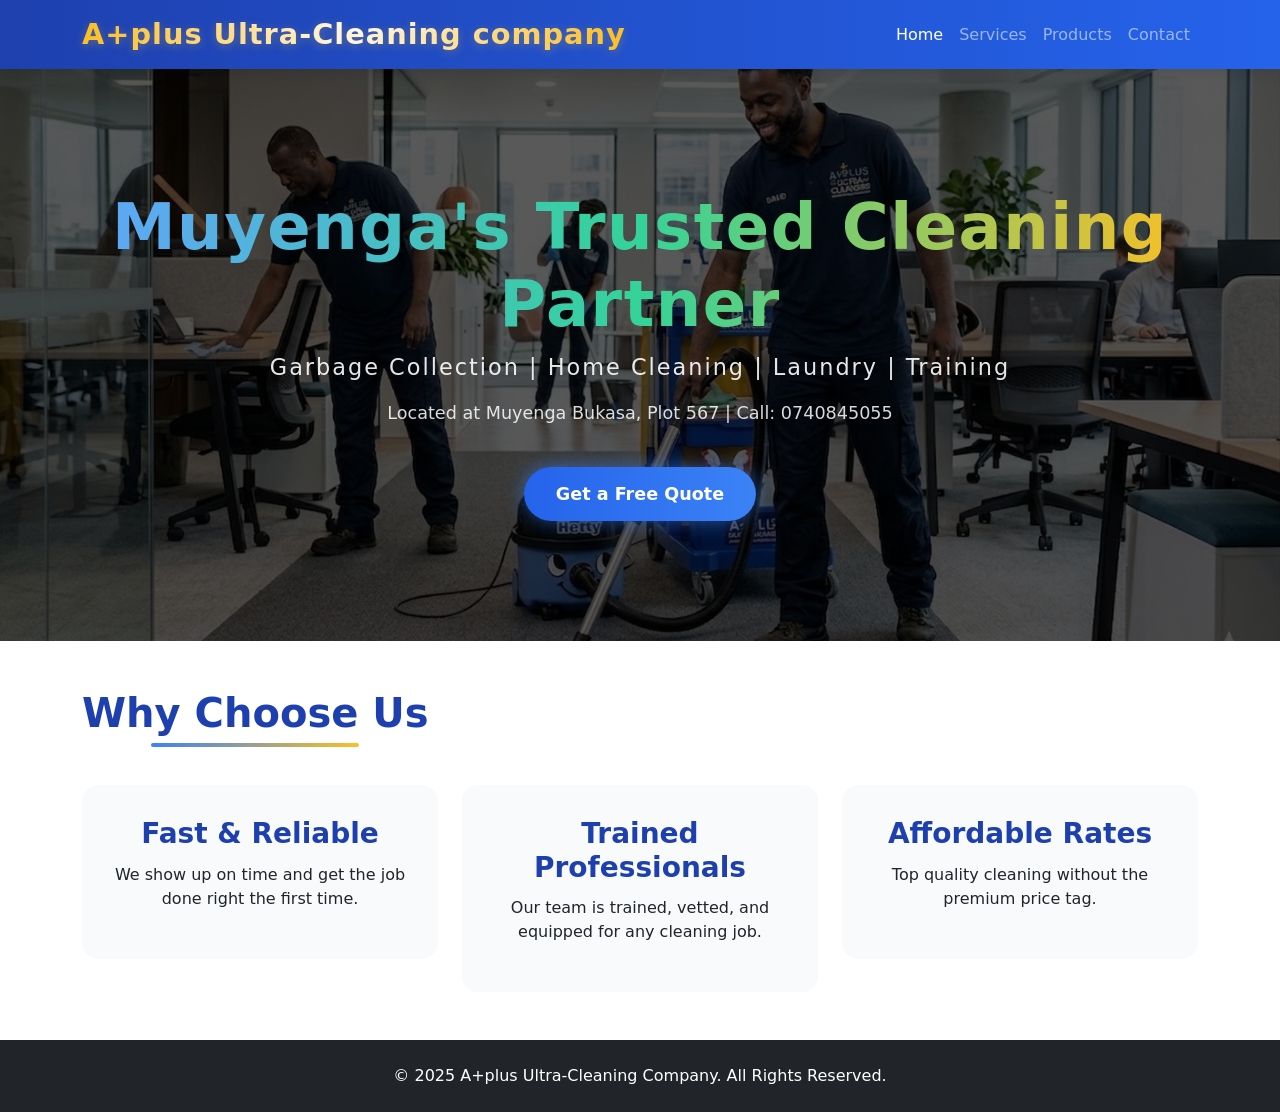
<file: index.html>
<!DOCTYPE html>
<html lang="en">
<head>
  <meta charset="UTF-8">
  <meta name="viewport" content="width=device-width, initial-scale=1.0">
  <title>A+plus Ultra-Cleaning Company</title>
  <link href="https://cdn.jsdelivr.net/npm/bootstrap@5.3.3/dist/css/bootstrap.min.css" rel="stylesheet">
  <link href="style.css" rel="stylesheet">
</head>
<body>
  <!-- Navigation -->
  <nav class="navbar navbar-expand-lg navbar-dark">
    <div class="container">
      <a class="navbar-brand fw-bold brand-text" href="index.html">A+plus Ultra-Cleaning company</a>
      <button class="navbar-toggler" type="button" data-bs-toggle="collapse" data-bs-target="#navbarNav">
        <span class="navbar-toggler-icon"></span>
      </button>
      <div class="collapse navbar-collapse" id="navbarNav">
        <div class="navbar-nav ms-auto">
          <a class="nav-link active" href="index.html">Home</a>
          <a class="nav-link" href="services.html">Services</a>
          <a class="nav-link" href="products.html">Products</a>
          <a class="nav-link" href="contact.html">Contact</a>
        </div>
      </div>
    </div>
  </nav>

  <!-- Hero Section -->
  <header class="hero text-center">
    <div class="container hero-content">
      <h1 class="display-3 fw-bold gradient-text">Muyenga's Trusted Cleaning Partner</h1>
      <p class="lead tagline">Garbage Collection | Home Cleaning | Laundry | Training</p>
      <p class="contact-info">Located at Muyenga Bukasa, Plot 567 | Call: 0740845055</p>
      <a href="contact.html" class="btn btn-glow mt-4">Get a Free Quote</a>
    </div>
  </header>

  <!-- Features Section -->
  <section class="features py-5">
    <div class="container">
      <h2 class="section-title text-center mb-5">Why Choose Us</h2>
      <div class="row g-4 text-center">
        <div class="col-md-4">
          <div class="feature-card">
            <h3>Fast & Reliable</h3>
            <p>We show up on time and get the job done right the first time.</p>
          </div>
        </div>
        <div class="col-md-4">
          <div class="feature-card">
            <h3>Trained Professionals</h3>
            <p>Our team is trained, vetted, and equipped for any cleaning job.</p>
          </div>
        </div>
        <div class="col-md-4">
          <div class="feature-card">
            <h3>Affordable Rates</h3>
            <p>Top quality cleaning without the premium price tag.</p>
          </div>
        </div>
      </div>
    </div>
  </section>

  <footer class="bg-dark text-white text-center py-4">
    <p class="mb-0">© 2025 A+plus Ultra-Cleaning Company. All Rights Reserved.</p>
  </footer>

  <script src="https://cdn.jsdelivr.net/npm/bootstrap@5.3.3/dist/js/bootstrap.bundle.min.js"></script>
</body>
</html>
</file>
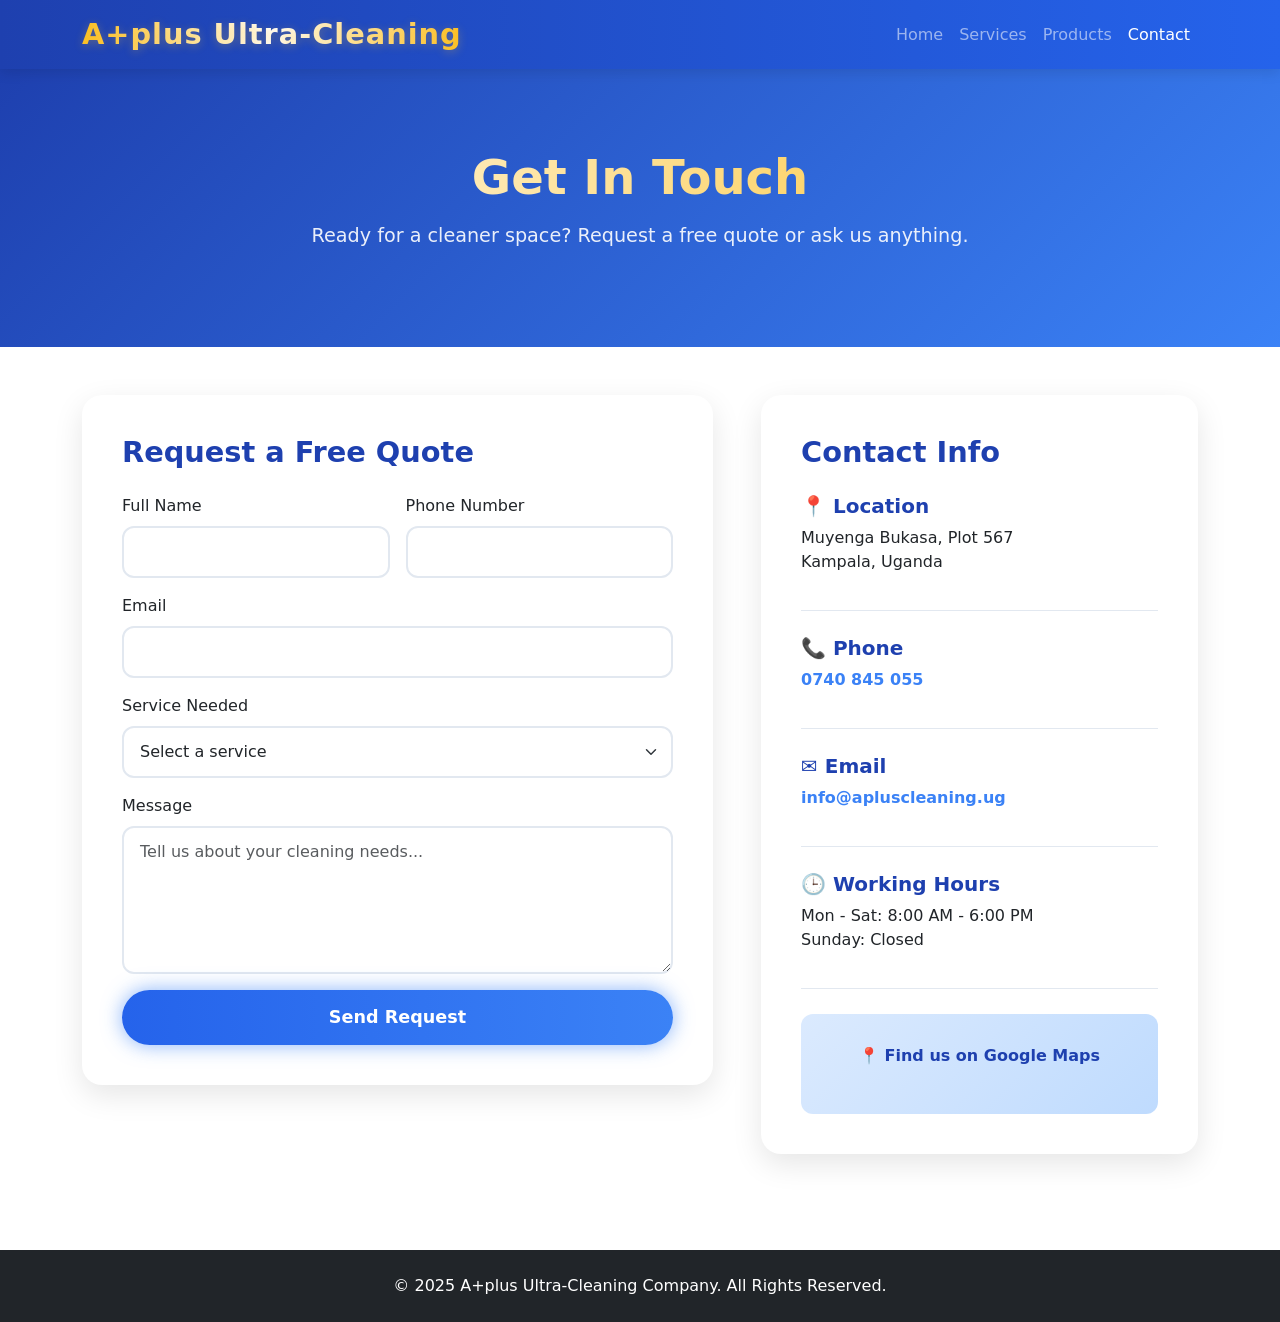
<file: contact.html>
<!DOCTYPE html>
<html lang="en">
<head>
  <meta charset="UTF-8">
  <meta name="viewport" content="width=device-width, initial-scale=1.0">
  <title>Contact - A+plus Ultra-Cleaning Company</title>
  <link href="https://cdn.jsdelivr.net/npm/bootstrap@5.3.3/dist/css/bootstrap.min.css" rel="stylesheet">
  <link href="style.css" rel="stylesheet">
</head>
<body>
  <!-- Navigation -->
  <nav class="navbar navbar-expand-lg navbar-dark">
    <div class="container">
      <a class="navbar-brand fw-bold brand-text" href="index.html">A+plus Ultra-Cleaning</a>
      <button class="navbar-toggler" type="button" data-bs-toggle="collapse" data-bs-target="#navbarNav">
        <span class="navbar-toggler-icon"></span>
      </button>
      <div class="collapse navbar-collapse" id="navbarNav">
        <div class="navbar-nav ms-auto">
          <a class="nav-link" href="index.html">Home</a>
          <a class="nav-link" href="services.html">Services</a>
          <a class="nav-link" href="products.html">Products</a>
          <a class="nav-link active" href="contact.html">Contact</a>
        </div>
      </div>
    </div>
  </nav>

  <!-- Contact Hero -->
  <section class="contact-hero text-center">
    <div class="container">
      <h1 class="contact-title">Get In Touch</h1>
      <p class="contact-subtitle">Ready for a cleaner space? Request a free quote or ask us anything.</p>
    </div>
  </section>

  <!-- Contact Content -->
  <div class="container py-5">
    <div class="row g-5">
      
      <!-- Contact Form -->
      <div class="col-lg-7">
        <div class="contact-card">
          <h3 class="form-title">Request a Free Quote</h3>
          <form action="mailto:info@apluscleaning.ug" method="post" enctype="text/plain">
            <div class="row g-3">
              <div class="col-md-6">
                <label class="form-label">Full Name</label>
                <input type="text" class="form-control" name="Name" required>
              </div>
              <div class="col-md-6">
                <label class="form-label">Phone Number</label>
                <input type="tel" class="form-control" name="Phone" required>
              </div>
              <div class="col-12">
                <label class="form-label">Email</label>
                <input type="email" class="form-control" name="Email" required>
              </div>
              <div class="col-12">
                <label class="form-label">Service Needed</label>
                <select class="form-select" name="Service">
                  <option selected disabled>Select a service</option>
                  <option>Garbage Collection</option>
                  <option>Home Cleaning</option>
                  <option>Office Cleaning</option>
                  <option>Laundry Services</option>
                  <option>Fumigation & Pest Control</option>
                  <option>Cleaning Training</option>
                  <option>Other</option>
                </select>
              </div>
              <div class="col-12">
                <label class="form-label">Message</label>
                <textarea class="form-control" name="Message" rows="5" placeholder="Tell us about your cleaning needs..." required></textarea>
              </div>
              <div class="col-12">
                <button type="submit" class="btn btn-glow w-100">Send Request</button>
              </div>
            </div>
          </form>
        </div>
      </div>

      <!-- Contact Info -->
      <div class="col-lg-5">
        <div class="info-card">
          <h3 class="info-title">Contact Info</h3>
          
          <div class="info-item">
            <h5>📍 Location</h5>
            <p>Muyenga Bukasa, Plot 567<br>Kampala, Uganda</p>
          </div>

          <div class="info-item">
            <h5>📞 Phone</h5>
            <p><a href="tel:0740845055">0740 845 055</a></p>
          </div>

          <div class="info-item">
            <h5>✉️ Email</h5>
            <p><a href="mailto:info@apluscleaning.ug">info@apluscleaning.ug</a></p>
          </div>

          <div class="info-item">
            <h5>🕒 Working Hours</h5>
            <p>Mon - Sat: 8:00 AM - 6:00 PM<br>Sunday: Closed</p>
          </div>

          <div class="map-placeholder">
            <p>📍 Find us on Google Maps</p>
          </div>
        </div>
      </div>

    </div>
  </div>

  <!-- Footer -->
  <footer class="bg-dark text-white text-center py-4 mt-5">
    <p class="mb-0">© 2025 A+plus Ultra-Cleaning Company. All Rights Reserved.</p>
  </footer>

  <script src="https://cdn.jsdelivr.net/npm/bootstrap@5.3.3/dist/js/bootstrap.bundle.min.js"></script>
</body>
</html>
</file>
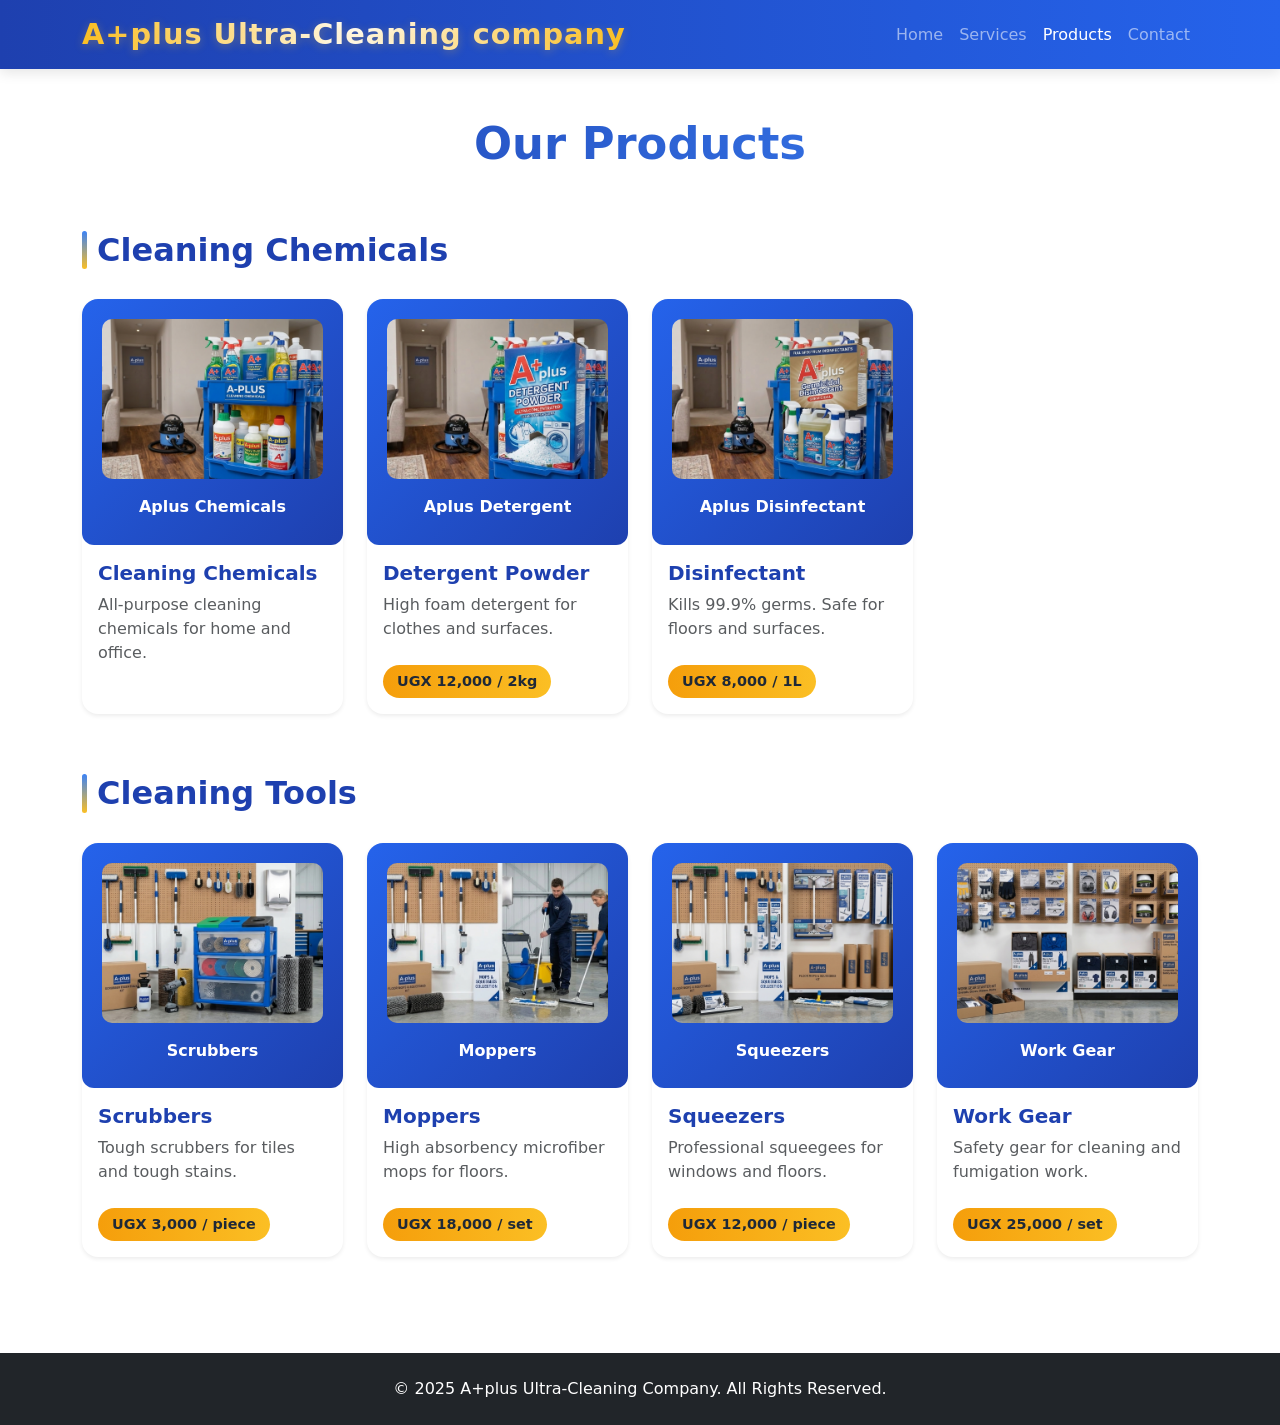
<file: products.html>
<!DOCTYPE html>
<html lang="en">
<head>
  <meta charset="UTF-8">
  <meta name="viewport" content="width=device-width, initial-scale=1.0">
  <title>Products - A+plus Ultra-Cleaning Company</title>
  <link href="https://cdn.jsdelivr.net/npm/bootstrap@5.3.3/dist/css/bootstrap.min.css" rel="stylesheet">
  <link href="style.css" rel="stylesheet">
</head>
<body>
  <!-- Navigation -->
  <nav class="navbar navbar-expand-lg navbar-dark">
    <div class="container">
      <a class="navbar-brand fw-bold brand-text" href="index.html">A+plus Ultra-Cleaning company</a>
      <button class="navbar-toggler" type="button" data-bs-toggle="collapse" data-bs-target="#navbarNav">
        <span class="navbar-toggler-icon"></span>
      </button>
      <div class="collapse navbar-collapse" id="navbarNav">
        <div class="navbar-nav ms-auto">
          <a class="nav-link" href="index.html">Home</a>
          <a class="nav-link" href="services.html">Services</a>
          <a class="nav-link active" href="products.html">Products</a>
          <a class="nav-link" href="contact.html">Contact</a>
        </div>
      </div>
    </div>
  </nav>

  <!-- Products Section -->
  <div class="container py-5">
    <h1 class="page-title text-center mb-5">Our Products</h1>

    <!-- Cleaning Chemicals -->
    <h3 class="category-title">Cleaning Chemicals</h3>
    <div class="row g-4">
      
      <div class="col-md-4 col-lg-3">
        <div class="card product-card h-100 shadow-sm">
          <div class="product-img">
            <img src="images/cleaning-chemicals.png" alt="Cleaning Chemicals">
            <h6 class="fw-bold mt-2">Aplus Chemicals</h6>
          </div>
          <div class="card-body">
            <h5 class="card-title">Cleaning Chemicals</h5>
            <p class="card-text text-muted">All-purpose cleaning chemicals for home and office.</p>
          </div>
        </div>
      </div>

      <div class="col-md-4 col-lg-3">
        <div class="card product-card h-100 shadow-sm">
          <div class="product-img">
            <img src="images/detergent-powder.png" alt="Detergent Powder">
            <h6 class="fw-bold mt-2">Aplus Detergent</h6>
          </div>
          <div class="card-body">
            <h5 class="card-title">Detergent Powder</h5>
            <p class="card-text text-muted">High foam detergent for clothes and surfaces.</p>
            <span class="price-badge">UGX 12,000 / 2kg</span>
          </div>
        </div>
      </div>

      <div class="col-md-4 col-lg-3">
        <div class="card product-card h-100 shadow-sm">
          <div class="product-img">
            <img src="images/Disinfectants.png" alt="Disinfectant">
            <h6 class="fw-bold mt-2">Aplus Disinfectant</h6>
          </div>
          <div class="card-body">
            <h5 class="card-title">Disinfectant</h5>
            <p class="card-text text-muted">Kills 99.9% germs. Safe for floors and surfaces.</p>
            <span class="price-badge">UGX 8,000 / 1L</span>
          </div>
        </div>
      </div>
    </div>

    <!-- Cleaning Tools -->
    <h3 class="category-title">Cleaning Tools</h3>
    <div class="row g-4">

      <div class="col-md-4 col-lg-3">
        <div class="card product-card h-100 shadow-sm">
          <div class="product-img">
            <img src="images/Scrubbers.png" alt="Scrubbers">
            <h6 class="fw-bold mt-2">Scrubbers</h6>
          </div>
          <div class="card-body">
            <h5 class="card-title">Scrubbers</h5>
            <p class="card-text text-muted">Tough scrubbers for tiles and tough stains.</p>
            <span class="price-badge">UGX 3,000 / piece</span>
          </div>
        </div>
      </div>

      <div class="col-md-4 col-lg-3">
        <div class="card product-card h-100 shadow-sm">
          <div class="product-img">
            <img src="images/moppers.png" alt="Moppers">
            <h6 class="fw-bold mt-2">Moppers</h6>
          </div>
          <div class="card-body">
            <h5 class="card-title">Moppers</h5>
            <p class="card-text text-muted">High absorbency microfiber mops for floors.</p>
            <span class="price-badge">UGX 18,000 / set</span>
          </div>
        </div>
      </div>

      <div class="col-md-4 col-lg-3">
        <div class="card product-card h-100 shadow-sm">
          <div class="product-img">
            <img src="images/Squeezers.png" alt="Squeezers">
            <h6 class="fw-bold mt-2">Squeezers</h6>
          </div>
          <div class="card-body">
            <h5 class="card-title">Squeezers</h5>
            <p class="card-text text-muted">Professional squeegees for windows and floors.</p>
            <span class="price-badge">UGX 12,000 / piece</span>
          </div>
        </div>
      </div>

      <div class="col-md-4 col-lg-3">
        <div class="card product-card h-100 shadow-sm">
          <div class="product-img">
            <img src="images/work-gear.png" alt="Work Gear">
            <h6 class="fw-bold mt-2">Work Gear</h6>
          </div>
          <div class="card-body">
            <h5 class="card-title">Work Gear</h5>
            <p class="card-text text-muted">Safety gear for cleaning and fumigation work.</p>
            <span class="price-badge">UGX 25,000 / set</span>
          </div>
        </div>
      </div>
    </div>
  </div>

  <!-- Footer -->
  <footer class="bg-dark text-white text-center py-4 mt-5">
    <p class="mb-0">© 2025 A+plus Ultra-Cleaning Company. All Rights Reserved.</p>
  </footer>

  <script src="https://cdn.jsdelivr.net/npm/bootstrap@5.3.3/dist/js/bootstrap.bundle.min.js"></script>
</body>
</html>
</file>
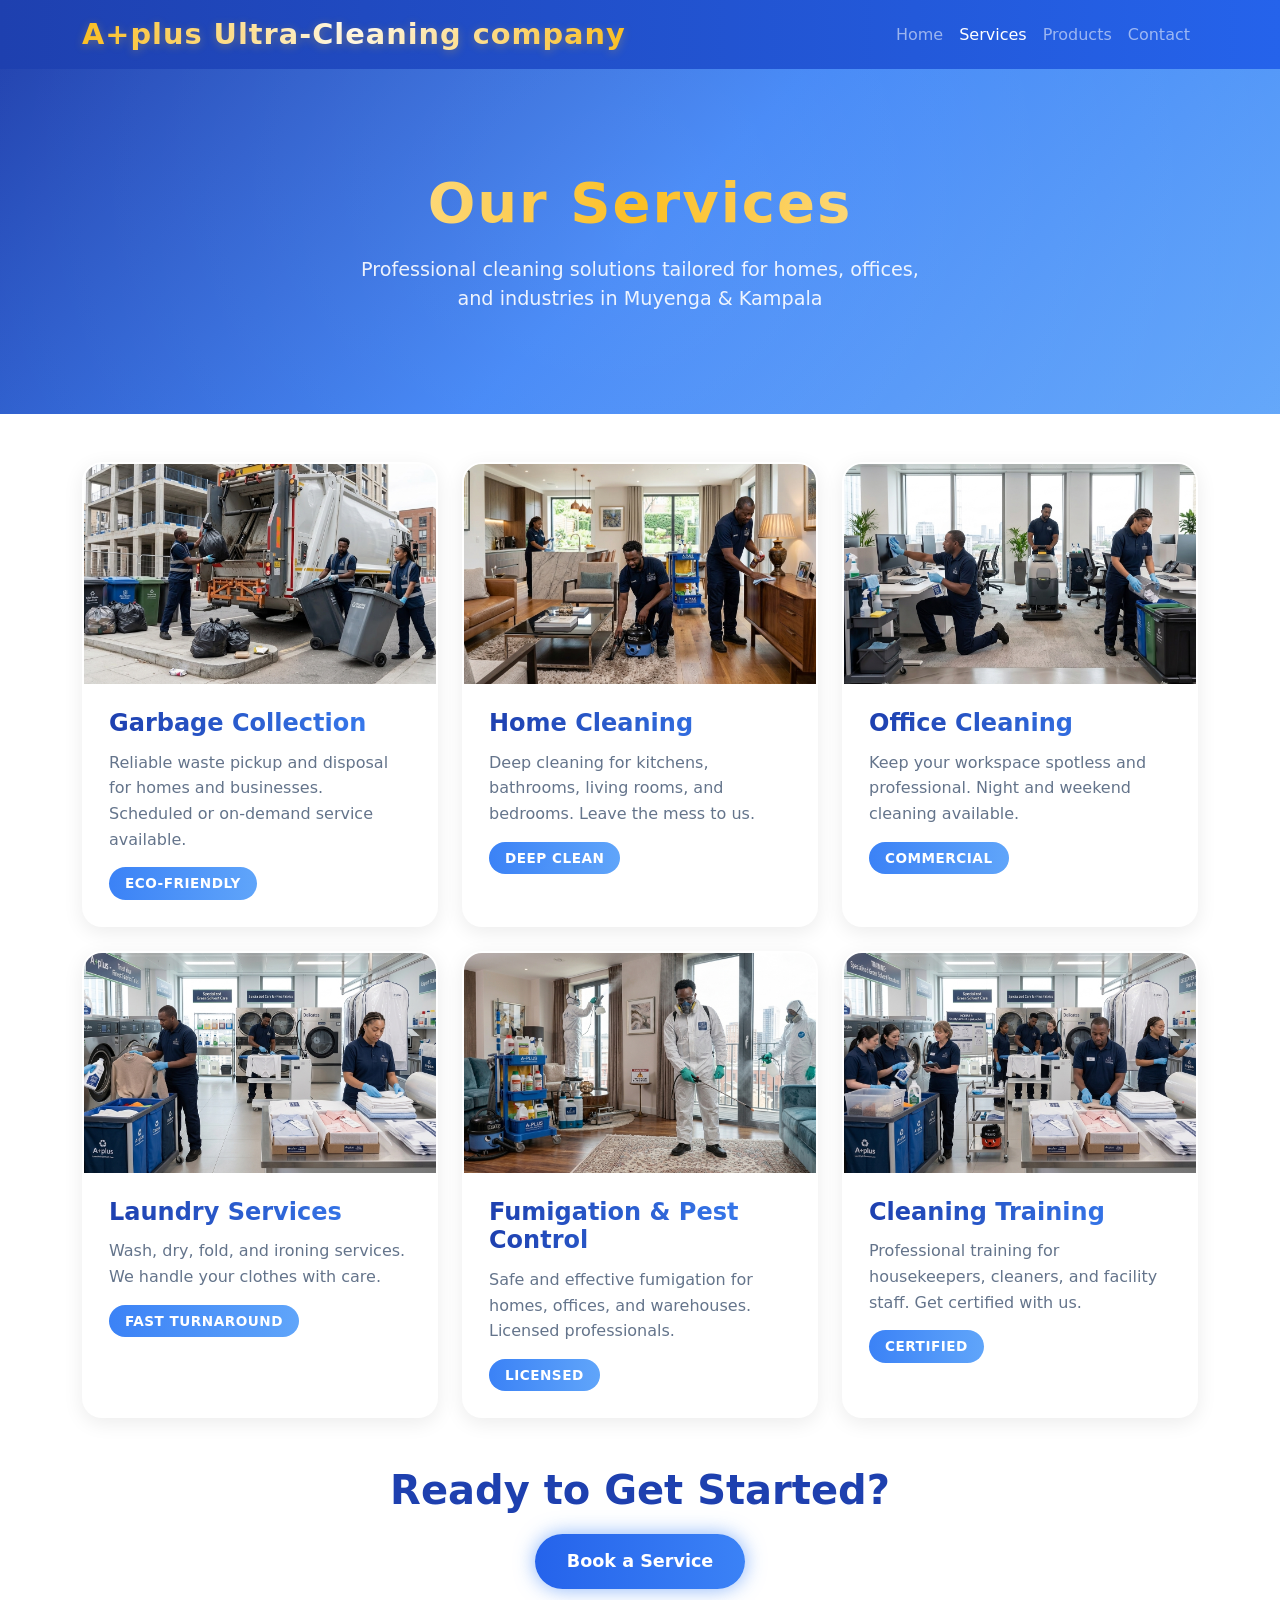
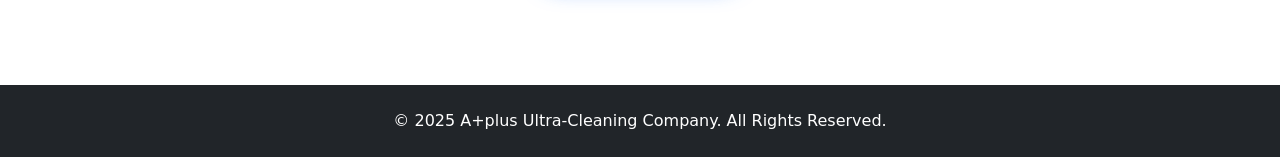
<file: services.html>
<!DOCTYPE html>
<html lang="en">
<head>
  <meta charset="UTF-8">
  <meta name="viewport" content="width=device-width, initial-scale=1.0">
  <title>Services - A+plus Ultra-Cleaning Company</title>
  <link href="https://cdn.jsdelivr.net/npm/bootstrap@5.3.3/dist/css/bootstrap.min.css" rel="stylesheet">
  <link href="style.css" rel="stylesheet">
</head>
<body>
  <!-- Navigation -->
  <nav class="navbar navbar-expand-lg navbar-dark">
    <div class="container">
      <a class="navbar-brand fw-bold brand-text" href="index.html">A+plus Ultra-Cleaning company</a>
      <button class="navbar-toggler" type="button" data-bs-toggle="collapse" data-bs-target="#navbarNav">
        <span class="navbar-toggler-icon"></span>
      </button>
      <div class="collapse navbar-collapse" id="navbarNav">
        <div class="navbar-nav ms-auto">
          <a class="nav-link" href="index.html">Home</a>
          <a class="nav-link active" href="services.html">Services</a>
          <a class="nav-link" href="products.html">Products</a>
          <a class="nav-link" href="contact.html">Contact</a>
        </div>
      </div>
    </div>
  </nav>

  <!-- Services Hero -->
  <section class="services-hero text-center">
    <div class="container">
      <h1 class="services-title">Our Services</h1>
      <p class="services-subtitle">Professional cleaning solutions tailored for homes, offices, and industries in Muyenga & Kampala</p>
    </div>
  </section>

  <!-- Services Grid -->
  <div class="container py-5">
    <div class="row g-4">

      <!-- Service 1 -->
      <div class="col-md-6 col-lg-4">
        <div class="service-card">
          <div class="service-img-wrap">
            <img src="images/garbage-collection.png" alt="Garbage Collection">
          </div>
          <div class="service-content">
            <h3 class="service-name">Garbage Collection</h3>
            <p>Reliable waste pickup and disposal for homes and businesses. Scheduled or on-demand service available.</p>
            <span class="service-tag">Eco-Friendly</span>
          </div>
        </div>
      </div>

      <!-- Service 2 -->
      <div class="col-md-6 col-lg-4">
        <div class="service-card">
          <div class="service-img-wrap">
            <img src="images/home-cleaning.png" alt="Home Cleaning">
          </div>
          <div class="service-content">
            <h3 class="service-name">Home Cleaning</h3>
            <p>Deep cleaning for kitchens, bathrooms, living rooms, and bedrooms. Leave the mess to us.</p>
            <span class="service-tag">Deep Clean</span>
          </div>
        </div>
      </div>

      <!-- Service 3 -->
      <div class="col-md-6 col-lg-4">
        <div class="service-card">
          <div class="service-img-wrap">
            <img src="images/office-cleaning.png" alt="Office Cleaning">
          </div>
          <div class="service-content">
            <h3 class="service-name">Office Cleaning</h3>
            <p>Keep your workspace spotless and professional. Night and weekend cleaning available.</p>
            <span class="service-tag">Commercial</span>
          </div>
        </div>
      </div>

      <!-- Service 4 -->
      <div class="col-md-6 col-lg-4">
        <div class="service-card">
          <div class="service-img-wrap">
            <img src="images/laundry.png" alt="Laundry">
          </div>
          <div class="service-content">
            <h3 class="service-name">Laundry Services</h3>
            <p>Wash, dry, fold, and ironing services. We handle your clothes with care.</p>
            <span class="service-tag">Fast Turnaround</span>
          </div>
        </div>
      </div>

      <!-- Service 5 -->
      <div class="col-md-6 col-lg-4">
        <div class="service-card">
          <div class="service-img-wrap">
            <img src="images/fumigation.png" alt="Fumigation">
          </div>
          <div class="service-content">
            <h3 class="service-name">Fumigation & Pest Control</h3>
            <p>Safe and effective fumigation for homes, offices, and warehouses. Licensed professionals.</p>
            <span class="service-tag">Licensed</span>
          </div>
        </div>
      </div>

      <!-- Service 6 -->
      <div class="col-md-6 col-lg-4">
        <div class="service-card">
          <div class="service-img-wrap">
            <img src="images/training.png" alt="Training">
          </div>
          <div class="service-content">
            <h3 class="service-name">Cleaning Training</h3>
            <p>Professional training for housekeepers, cleaners, and facility staff. Get certified with us.</p>
            <span class="service-tag">Certified</span>
          </div>
        </div>
      </div>

    </div>

    <!-- CTA -->
    <div class="text-center mt-5">
      <h2 class="cta-text">Ready to Get Started?</h2>
      <a href="contact.html" class="btn btn-glow">Book a Service</a>
    </div>
  </div>

  <!-- Footer -->
  <footer class="bg-dark text-white text-center py-4 mt-5">
    <p class="mb-0">© 2025 A+plus Ultra-Cleaning Company. All Rights Reserved.</p>
  </footer>

  <script src="https://cdn.jsdelivr.net/npm/bootstrap@5.3.3/dist/js/bootstrap.bundle.min.js"></script>
</body>
</html>
</file>
<file: style.css>
/* Navbar */
.navbar {
  background: linear-gradient(90deg, #1e40af, #2563eb);
  box-shadow: 0 4px 12px rgba(0,0,0,0.1);
}

.brand-text {
  background: linear-gradient(90deg, #fbbf24, #f59e0b);
  -webkit-background-clip: text;
  -webkit-text-fill-color: transparent;
  background-clip: text;
  font-size: 1.5rem;
  letter-spacing: 1px;
}

/* Hero Section */
.hero {
  background-image: linear-gradient(rgba(0, 0, 0, 0.65), rgba(0, 0, 0, 0.65)), 
                    url('images/home-page-background.png');
  background-size: cover;
  background-position: center;
  background-repeat: no-repeat;
  color: white;
  padding: 120px 0;
  animation: fadeIn 1.2s ease-in;
}

.hero-content {
  animation: slideUp 1s ease-out 0.3s both;
}

.gradient-text {
  background: linear-gradient(90deg, #60a5fa, #34d399, #fbbf24);
  -webkit-background-clip: text;
  -webkit-text-fill-color: transparent;
  background-clip: text;
  text-shadow: none;
  letter-spacing: 1.5px;
}

.tagline {
  font-size: 1.4rem;
  font-weight: 300;
  letter-spacing: 2px;
  opacity: 0.9;
}

.contact-info {
  font-size: 1.1rem;
  margin-top: 10px;
  opacity: 0.85;
}

/* Glowing Button */
.btn-glow {
  background: linear-gradient(90deg, #2563eb, #3b82f6);
  color: white;
  border: none;
  padding: 14px 32px;
  font-size: 1.1rem;
  font-weight: 600;
  border-radius: 50px;
  box-shadow: 0 0 20px rgba(59, 130, 246, 0.6);
  transition: all 0.3s ease;
  text-decoration: none;
  display: inline-block;
}

.btn-glow:hover {
  transform: translateY(-3px);
  box-shadow: 0 0 30px rgba(59, 130, 246, 0.9);
  color: white;
}

/* Features Section */
.section-title {
  font-size: 2.5rem;
  font-weight: 700;
  color: #1e40af;
  position: relative;
  display: inline-block;
}

.section-title::after {
  content: '';
  position: absolute;
  width: 60%;
  height: 4px;
  background: linear-gradient(90deg, #3b82f6, #fbbf24);
  bottom: -10px;
  left: 20%;
  border-radius: 2px;
}

.feature-card {
  padding: 30px 20px;
  border-radius: 16px;
  background: #f8fafc;
  transition: all 0.3s ease;
  border: 2px solid transparent;
}

.feature-card:hover {
  transform: translateY(-8px);
  border-color: #3b82f6;
  box-shadow: 0 10px 30px rgba(59, 130, 246, 0.15);
}

.feature-card h3 {
  color: #1e40af;
  margin-bottom: 12px;
  font-weight: 700;
}

/* Animations */
@keyframes fadeIn {
  from { opacity: 0; }
  to { opacity: 1; }
}

@keyframes slideUp {
  from { 
    opacity: 0;
    transform: translateY(30px);
  }
  to { 
    opacity: 1;
    transform: translateY(0);
  }
}

/* Product Styles - keep these for products.html */
.product-img {
  background: #2563eb;
  border-radius: 12px;
  padding: 15px;
  text-align: center;
  color: white;
}

.product-img img {
  width: 100%;
  height: 140px;
  object-fit: cover;
  border-radius: 8px;
}

.price-badge {
  display: inline-block;
  background: #f59e0b;
  color: #fff;
  padding: 4px 10px;
  border-radius: 20px;
  font-size: 0.85rem;
  font-weight: 600;
}

.category-title {
  margin-top: 50px;
  margin-bottom: 25px;
  color: #1e40af;
}

.product-card {
  transition: transform 0.2s;
}

.product-card:hover {
  transform: translateY(-5px);
}
/* Products Page */
.page-title {
  font-size: 2.8rem;
  font-weight: 800;
  background: linear-gradient(90deg, #1e40af, #3b82f6);
  -webkit-background-clip: text;
  -webkit-text-fill-color: transparent;
  background-clip: text;
}

.category-title {
  margin-top: 60px;
  margin-bottom: 30px;
  font-size: 2rem;
  font-weight: 700;
  color: #1e40af;
  position: relative;
  padding-left: 15px;
}

.category-title::before {
  content: '';
  position: absolute;
  left: 0;
  top: 0;
  height: 100%;
  width: 5px;
  background: linear-gradient(180deg, #3b82f6, #fbbf24);
  border-radius: 3px;
}

.product-card {
  border: none;
  border-radius: 16px;
  overflow: hidden;
  transition: all 0.3s ease;
}

.product-card:hover {
  transform: translateY(-8px);
  box-shadow: 0 12px 30px rgba(59, 130, 246, 0.2);
}

.product-img {
  background: linear-gradient(135deg, #2563eb, #1e40af);
  padding: 20px;
  text-align: center;
  color: white;
}

.product-img img {
  width: 100%;
  height: 160px;
  object-fit: cover;
  border-radius: 10px;
  margin-bottom: 10px;
}

.price-badge {
  display: inline-block;
  background: linear-gradient(90deg, #f59e0b, #fbbf24);
  color: #1f2937;
  padding: 6px 14px;
  border-radius: 20px;
  font-size: 0.9rem;
  font-weight: 700;
  margin-top: 8px;
}

.card-title {
  color: #1e40af;
  font-weight: 700;
}
/* Services Page */
.services-hero {
  background: linear-gradient(135deg, #1e40af 0%, #3b82f6 50%, #60a5fa 100%);
  padding: 100px 0;
  color: white;
  position: relative;
  overflow: hidden;
}

.services-hero::before {
  content: '';
  position: absolute;
  top: -50%;
  left: -50%;
  width: 200%;
  height: 200%;
  background: radial-gradient(circle, rgba(255,255,255,0.1) 0%, transparent 70%);
  animation: rotate 20s linear infinite;
}

.services-title {
  font-size: 3.5rem;
  font-weight: 800;
  background: linear-gradient(90deg, #fff, #fbbf24, #fff);
  -webkit-background-clip: text;
  -webkit-text-fill-color: transparent;
  background-clip: text;
  position: relative;
  z-index: 1;
  letter-spacing: 2px;
  animation: slideDown 1s ease-out;
}

.services-subtitle {
  font-size: 1.2rem;
  opacity: 0.9;
  max-width: 600px;
  margin: 20px auto 0;
  position: relative;
  z-index: 1;
  animation: fadeIn 1.5s ease-out;
}

.service-card {
  background: white;
  border-radius: 20px;
  overflow: hidden;
  box-shadow: 0 5px 20px rgba(0,0,0,0.08);
  transition: all 0.4s cubic-bezier(0.175, 0.885, 0.32, 1.275);
  height: 100%;
  border: 2px solid transparent;
}

.service-card:hover {
  transform: translateY(-12px) scale(1.02);
  box-shadow: 0 20px 40px rgba(59, 130, 246, 0.25);
  border-color: #3b82f6;
}

.service-img-wrap {
  height: 220px;
  overflow: hidden;
  position: relative;
  background: linear-gradient(135deg, #2563eb, #1e40af);
}

.service-img-wrap img {
  width: 100%;
  height: 100%;
  object-fit: cover;
  transition: transform 0.5s ease;
}

.service-card:hover .service-img-wrap img {
  transform: scale(1.1);
}

.service-content {
  padding: 25px;
}

.service-name {
  font-size: 1.5rem;
  font-weight: 700;
  color: #1e40af;
  margin-bottom: 12px;
  background: linear-gradient(90deg, #1e40af, #3b82f6);
  -webkit-background-clip: text;
  -webkit-text-fill-color: transparent;
  background-clip: text;
}

.service-content p {
  color: #64748b;
  line-height: 1.6;
  margin-bottom: 15px;
}

.service-tag {
  display: inline-block;
  background: linear-gradient(90deg, #3b82f6, #60a5fa);
  color: white;
  padding: 6px 16px;
  border-radius: 20px;
  font-size: 0.85rem;
  font-weight: 600;
  letter-spacing: 0.5px;
  text-transform: uppercase;
}

.cta-text {
  font-size: 2.5rem;
  font-weight: 800;
  color: #1e40af;
  margin-bottom: 20px;
}

/* Animations */
@keyframes rotate {
  from { transform: rotate(0deg); }
  to { transform: rotate(360deg); }
}

@keyframes slideDown {
  from { 
    opacity: 0;
    transform: translateY(-30px);
  }
  to { 
    opacity: 1;
    transform: translateY(0);
  }
}
/* Contact Page */
.contact-hero {
  background: linear-gradient(135deg, #1e40af, #3b82f6);
  padding: 80px 0;
  color: white;
}

.contact-title {
  font-size: 3rem;
  font-weight: 800;
  background: linear-gradient(90deg, #fff, #fbbf24);
  -webkit-background-clip: text;
  -webkit-text-fill-color: transparent;
  background-clip: text;
}

.contact-subtitle {
  font-size: 1.2rem;
  opacity: 0.9;
  margin-top: 15px;
}

.contact-card, .info-card {
  background: white;
  padding: 40px;
  border-radius: 20px;
  box-shadow: 0 10px 30px rgba(0,0,0,0.1);
}

.form-title, .info-title {
  font-size: 1.8rem;
  font-weight: 700;
  color: #1e40af;
  margin-bottom: 25px;
}

.form-control, .form-select {
  border-radius: 12px;
  border: 2px solid #e2e8f0;
  padding: 12px 16px;
  transition: all 0.3s;
}

.form-control:focus, .form-select:focus {
  border-color: #3b82f6;
  box-shadow: 0 0 0 3px rgba(59, 130, 246, 0.1);
}

.info-item {
  margin-bottom: 25px;
  padding-bottom: 20px;
  border-bottom: 1px solid #e2e8f0;
}

.info-item:last-child {
  border-bottom: none;
  margin-bottom: 0;
}

.info-item h5 {
  color: #1e40af;
  font-weight: 700;
  margin-bottom: 8px;
}

.info-item a {
  color: #3b82f6;
  text-decoration: none;
  font-weight: 600;
}

.info-item a:hover {
  text-decoration: underline;
}

.map-placeholder {
  background: linear-gradient(135deg, #dbeafe, #bfdbfe);
  border-radius: 12px;
  padding: 30px;
  text-align: center;
  color: #1e40af;
  font-weight: 600;
}
/* Contact Page */
.contact-hero {
  background: linear-gradient(135deg, #1e40af, #3b82f6);
  padding: 80px 0;
  color: white;
}

.contact-title {
  font-size: 3rem;
  font-weight: 800;
  background: linear-gradient(90deg, #fff, #fbbf24);
  -webkit-background-clip: text;
  -webkit-text-fill-color: transparent;
  background-clip: text;
}

.contact-subtitle {
  font-size: 1.2rem;
  opacity: 0.9;
  margin-top: 15px;
}

.contact-card, .info-card {
  background: white;
  padding: 40px;
  border-radius: 20px;
  box-shadow: 0 10px 30px rgba(0,0,0,0.1);
}

.form-title, .info-title {
  font-size: 1.8rem;
  font-weight: 700;
  color: #1e40af;
  margin-bottom: 25px;
}

.form-control, .form-select {
  border-radius: 12px;
  border: 2px solid #e2e8f0;
  padding: 12px 16px;
  transition: all 0.3s;
}

.form-control:focus, .form-select:focus {
  border-color: #3b82f6;
  box-shadow: 0 0 0 3px rgba(59, 130, 246, 0.1);
}

.info-item {
  margin-bottom: 25px;
  padding-bottom: 20px;
  border-bottom: 1px solid #e2e8f0;
}

.info-item:last-child {
  border-bottom: none;
  margin-bottom: 0;
}

.info-item h5 {
  color: #1e40af;
  font-weight: 700;
  margin-bottom: 8px;
}

.info-item a {
  color: #3b82f6;
  text-decoration: none;
  font-weight: 600;
}

.info-item a:hover {
  text-decoration: underline;
}

.map-placeholder {
  background: linear-gradient(135deg, #dbeafe, #bfdbfe);
  border-radius: 12px;
  padding: 30px;
  text-align: center;
  color: #1e40af;
  font-weight: 600;
}
/* Brand Logo Word Art */
.brand-text {
  font-size: 1.8rem;
  font-weight: 900;
  letter-spacing: 1px;
  background: linear-gradient(90deg, #fbbf24 0%, #ffffff 50%, #fbbf24 100%);
  -webkit-background-clip: text;
  -webkit-text-fill-color: transparent;
  background-clip: text;
  text-shadow: 0 2px 10px rgba(251, 191, 36, 0.3);
  transition: all 0.3s ease;
  position: relative;
}

.brand-text:hover {
  transform: scale(1.05);
  text-shadow: 0 4px 20px rgba(251, 191, 36, 0.5);
}

/* Responsive size for mobile */
@media (max-width: 768px) {
  .brand-text {
    font-size: 1.4rem;
  }
}
<!DOCTYPE html>
<html lang="en">
<head>
  <meta charset="UTF-8">
  <meta name="viewport" content="width=device-width, initial-scale=1.0">
  <title>Services - A+ Plus Ultra-Cleaning Group</title>
  <link href="https://cdn.jsdelivr.net/npm/bootstrap@5.3.3/dist/css/bootstrap.min.css" rel="stylesheet">
  <link rel="stylesheet" href="style.css">
</head>
<body>

<nav class="navbar navbar-expand-lg navbar-dark">
  <div class="container">
    <a class="navbar-brand" href="index.html">A+ Plus Ultra-Cleaning</a>
    <div class="collapse navbar-collapse">
      <ul class="navbar-nav ms-auto">
        <li class="nav-item"><a class="nav-link" href="index.html">Home</a></li>
        <li class="nav-item"><a class="nav-link active" href="services.html">Services</a></li>
        <li class="nav-item"><a class="nav-link" href="products.html">Products</a></li>
        <li class="nav-item"><a class="nav-link" href="contact.html">Contact</a></li>
      </ul>
    </div>
  </div>
</nav>

<section class="container my-5">
  <h1 class="text-center mb-5">Our Services</h1>
  <div class="row">
    <div class="col-md-6 mb-4">
      <div class="card">
        <img src="images/office.jpg" class="card-img-top" alt="Office Cleaning">
        <div class="card-body">
          <h3>Office Cleaning</h3>
          <p>Daily, weekly, and monthly office cleaning to keep your workspace spotless and productive.</p>
        </div>
      </div>
    </div>
    <div class="col-md-6 mb-4">
      <div class="card">
        <img src="images/carpet.jpg" class="card-img-top" alt="Carpet Cleaning">
        <div class="card-body">
          <h3>Carpet & Upholstery</h3>
          <p>Deep steam cleaning for carpets, sofas, and mattresses to remove stains and allergens.</p>
        </div>
      </div>
    </div>
    <div class="col-md-6 mb-4">
      <div class="card">
        <img src="images/window.jpg" class="card-img-top" alt="Window Cleaning">
        <div class="card-body">
          <h3>Window Cleaning</h3>
          <p>Streak-free window cleaning for homes and commercial buildings, up to 5 floors.</p>
        </div>
      </div>
    </div>
    <div class="col-md-6 mb-4">
      <div class="card">
        <img src="images/post-construction.jpg" class="card-img-top" alt="Post Construction">
        <div class="card-body">
          <h3>Post Construction Cleaning</h3>
          <p>Complete debris removal and deep cleaning after construction or renovation projects.</p>
        </div>
      </div>
    </div>
  </div>
</section>

<footer>
  <p>&copy; 2025 A+ Plus Ultra-Cleaning Group. All Rights Reserved.</p>
</footer>
</body>
</html>
</file>
